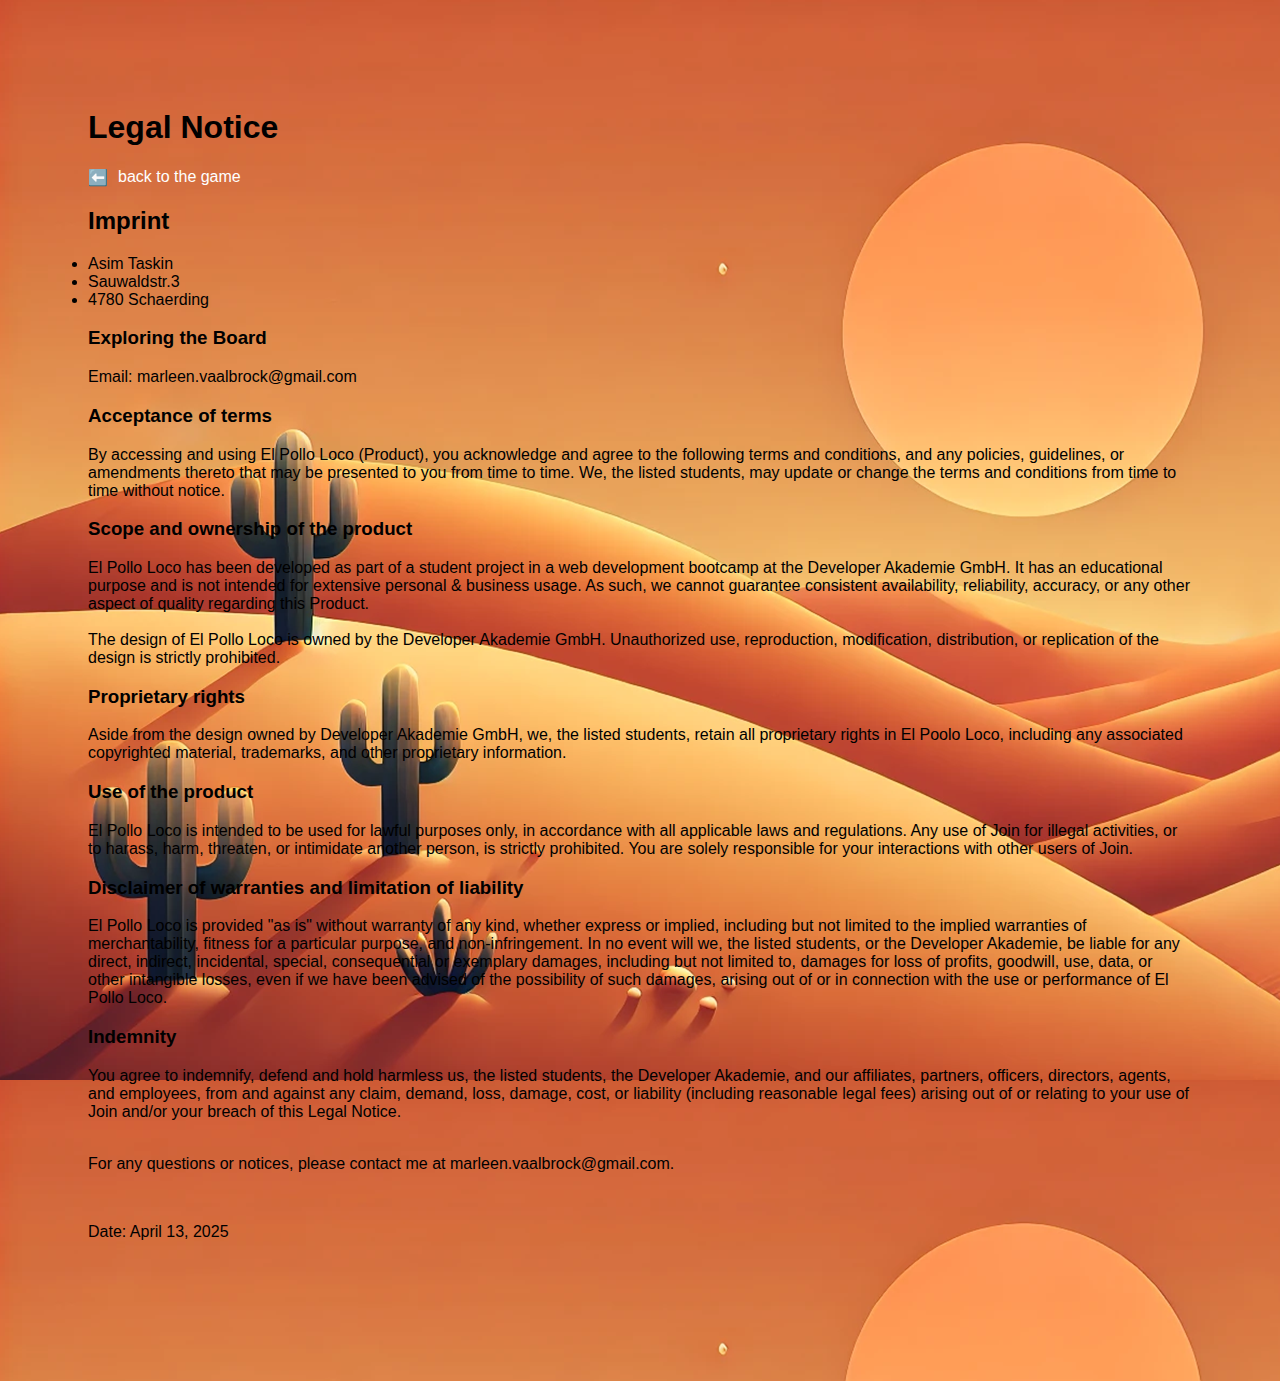
<file: impressum.html>
<!DOCTYPE html>
<html lang="en" translate="no">
  <head>
    <meta charset="UTF-8" />
    <meta name="viewport" content="width=device-width, initial-scale=1.0" />
<!--     <link rel="stylesheet" href="./style.css" /> -->
    <link rel="stylesheet" href="./assets.css" />
    <link rel="stylesheet" href="./impressum.css" />
    <link
      rel="icon"
      type="image/png"
      href="./img/12_icons/favicon_chicken.png"
    />
    <title>El pollo loco</title>
  </head>
  <body>
    
    <main id="impressum">
        <div class="imprint-wrapper">
          <div class="head">
            <h1>Legal Notice</h1>
            
              <a href="./index.html" class="flex align-center" style="gap:10px; text-decoration: none;">⬅️<span style="color: white">back to the game</span></a>
              
            
        
           
          </div>

          <h2 class="mt-10">Imprint</h2>
          <div class="mt-10">
            <li>Asim Taskin</li>
            <li>Sauwaldstr.3</li>
            <li>4780 Schaerding</li>
          </div>
          <div class="mt-10">
            <h3>Exploring the Board</h3>
            <span>Email: marleen.vaalbrock@gmail.com</span>
            <br>
          </div>
          <div class="mt-10">
            <h3 class="mt-10">Acceptance of terms</h3>
            <span>
              By accessing and using El Pollo Loco (Product), you acknowledge and agree
              to the following terms and conditions, and any policies,
              guidelines, or amendments thereto that may be presented to you
              from time to time. We, the listed students, may update or change
              the terms and conditions from time to time without notice.
            </span>
          </div>
          <div class="mt-10">
            <h3 class="mt-10">Scope and ownership of the product</h3>
            <span>
              El Pollo Loco has been developed as part of a student project in a
              web development bootcamp at the Developer Akademie GmbH. It has an
              educational purpose and is not intended for extensive personal &
              business usage. As such, we cannot guarantee consistent
              availability, reliability, accuracy, or any other aspect of
              quality regarding this Product. <br /><br />
              The design of El Pollo Loco is owned by the Developer Akademie GmbH.
              Unauthorized use, reproduction, modification, distribution, or
              replication of the design is strictly prohibited.
            </span>
          </div>
          <div class="mt-10">
            <h3 class="mt-10">Proprietary rights</h3>
            <span>
              Aside from the design owned by Developer Akademie GmbH, we, the
              listed students, retain all proprietary rights in El Poolo Loco, including
              any associated copyrighted material, trademarks, and other
              proprietary information.
            </span>
          </div>
          <div class="mt-10">
            <h3 class="mt-10">Use of the product</h3>
            <span>
              El Pollo Loco is intended to be used for lawful purposes only, in
              accordance with all applicable laws and regulations. Any use of
              Join for illegal activities, or to harass, harm, threaten, or
              intimidate another person, is strictly prohibited. You are solely
              responsible for your interactions with other users of Join.
            </span>
          </div>
          <div class="mt-10">
            <h3 class="mt-10">Disclaimer of warranties and limitation of liability</h3>
            <span>
              El Pollo Loco is provided "as is" without warranty of any kind, whether
              express or implied, including but not limited to the implied
              warranties of merchantability, fitness for a particular purpose,
              and non-infringement. In no event will we, the listed students, or
              the Developer Akademie, be liable for any direct, indirect,
              incidental, special, consequential or exemplary damages, including
              but not limited to, damages for loss of profits, goodwill, use,
              data, or other intangible losses, even if we have been advised of
              the possibility of such damages, arising out of or in connection
              with the use or performance of El Pollo Loco.
            </span>
          </div>
          <div class="mt-10">
            <h3 class="mt-10">Indemnity</h3>
            <span>
              You agree to indemnify, defend and hold harmless us, the listed
              students, the Developer Akademie, and our affiliates, partners,
              officers, directors, agents, and employees, from and against any
              claim, demand, loss, damage, cost, or liability (including
              reasonable legal fees) arising out of or relating to your use of
              Join and/or your breach of this Legal Notice.
            </span>
          </div>
          <br />
          <p>
            For any questions or notices, please contact me at marleen.vaalbrock@gmail.com.
          </p>
          <br />
          <p>Date: April 13, 2025</p>
        </div>
        <br />
        <br />
      </div>
    </main>
    
  </body>
</html>
</file>
<file: style.css>
@font-face {
    font-family: 'zabras';
    src: url('./fonts/zabras.ttf') format('truetype');
}

body {
    display: flex;
    flex-direction: column;
    align-items: center;
    justify-content: center;
    font-family: 'zabras', Arial, Helvetica, sans-serif;
    background-image: url('./img/10_start_screen/image.jpg');
    background-size: cover;
    background-position: top;
    margin: 0;
    min-height: 100vh;
}

.title {
    display: flex;
    position: absolute;
    top: 115px;
}

h1 {
    font-size: 96px;
    letter-spacing: 5px;
    text-shadow: 2px 2px 8px rgba(0, 0, 0, 0.3);
}

.canvas-container {
    height: 480px;
    width: 720px;
    position: relative;
}

.content {
    display: flex;
    align-items: center;
    justify-content: center;
    position: relative;
    height: 480px;
    width: 720px;
}

canvas {
    background-color: black;
    display: block;
}

:fullscreen .canvas-container,
:fullscreen .start-screen,
:fullscreen .controls-screen,
:fullscreen .end-screen,
:fullscreen .story-container,
:fullscreen .settings-screen {
    width: 100vw;
    height: 100vh;
}

:fullscreen .controls,
:fullscreen .story,
:fullscreen .settings {
    width: 50%;
    height: 50%;
    margin: auto;
}

:fullscreen .fs-centered {
    display: block;
    position: absolute;
    top: 350px;
    left: 0;
    width: 1000px;
    margin-left: auto;
    margin-right: auto;
    right: 0;
}

.start-screen {
    background: url('img/9_intro_outro_screens/start/startscreen_1.png');
    background-repeat: no-repeat;
    background-size: 100% 100%;
    height: 480px;
    width: 720px;
    position: absolute;
    z-index: 2;
}

.end-screen {
    background-color: rgba(0, 0, 0, 0); /* halbtransparentes Schwarz */
    backdrop-filter: blur(5px);
    -webkit-backdrop-filter: blur(5px);
    
    height: 430px;
    width: 720px;
    position: absolute;
    display: none;
    flex-direction: column;
    justify-content: space-between;
    align-items: center;
    padding: 20px 0;
    backdrop-filter: blur(5px);
    -webkit-backdrop-filter: blur(5px);
    z-index: 2;
}

.controls-screen,
.story-container,
.settings-screen {
    display: none;
    height: 480px;
    width: 720px;
    position: absolute;
    z-index: 3;
    backdrop-filter: blur(15px);
    -webkit-backdrop-filter: blur(15px);
}

.settings {
    display: flex;
    justify-content: center;
    align-items: center;
    flex-direction: column;
}

.story-container {
    flex-direction: column;
}

.end-text {
    width: 100%;
    flex-grow: 1;
    background-repeat: no-repeat;
    background-position: center;
    background-size: contain;
    min-height: 200px;
}

.screen-title {
    display: flex;
    justify-content: center;
    align-items: center;
    font-size: 24px;
}

.screen-title h2 {
    margin-block-start: 0.5em;
    margin-block-end: 0.7em;
}

.controls,
.story {
    display: flex;
    justify-content: center;
    margin-left: 100px;
    margin-right: 100px;
}

.story {
    font-size: 18px;
    font-weight: 700;
    font-family: 'Courier New', Courier, monospace;
    hyphens: auto;
    text-align: justify;
}

.controls-container {
    display: flex;
    flex-direction: column;
    gap: 10px;
    font-family: 'Courier New', Courier, monospace;
    font-size: 18px;
    font-weight: 700;
}

.box {
    height: 70px;
    display: flex;
    align-items: center;
    padding-left: 20px;
}

.jc-center {
    justify-content: center;
}

.jc-left {
    justify-content: flex-start;
    padding-left: 40px;
    width: 350px;
}

.box img {
    width: 40px;
}

.end-screen button {
    padding: 10px 20px;
    font-size: 20px;
    cursor: pointer;
    background-color: #ff9600;
    border-radius: 15px;
    position: relative;
}

.menu {
    display: flex;
    position: absolute;
    width: fit-content;
    top: 60px;
    left: 50%;
    transform: translate(-50%, -50%);
    align-items: center;
    justify-content: center;
    gap: 15px;
    z-index: 3;
}

.ingame-menu {
    display: none;
    position: absolute;
    top: 15px;
    left: 0;
    right: 0;
    justify-content: center;
    align-items: center;
    z-index: 2;
    height: fit-content;
    width: 100%;
    user-select: none;
    -webkit-user-select: none;
}

.pd {
    padding: 0px 10px !important;
}

.ig-btn {
    width: 30px;
    cursor: pointer;
    user-select: none;
    -webkit-user-select: none;
}

.w-25 {
    width: 25px;
}

.button-container {
    display: block;
    position: relative;
    width: fit-content;
    height: fit-content;
    left: 20px;
    top: 20px;
}

.button-99 {
    margin: 10px;
    padding: 12px 20px;
    text-align: center;
    text-transform: uppercase;
    transition: 0.5s;
    background-size: 200% auto;
    border: 4px solid #ffffff !important;
    border-radius: 10px;
    display: block;
    color: white;
    border: 0px;
    font-weight: 700;
    box-shadow: 0px 0px 14px -7px #f09819;
    background-image: linear-gradient(45deg, #370bff 0%, #ff9500 51%, #ff0101 100%);
    cursor: pointer;
    user-select: none;
    -webkit-user-select: none;
    touch-action: manipulation;
}

.button-99:hover {
    background-position: right center;
    color: #fff;
    text-decoration: none;
}

.button-99:active {
    transform: scale(0.95);
}

.s-btn-width {
    width: 250px;
}

.mobile-button-container {
    width: 100%;
    display: none;
    justify-content: space-between;
    position: absolute;
    bottom: 0;
    margin-bottom: 10px;
    z-index: 3;
    user-select: none;
    -webkit-user-select: none;
}

.m-btn-image-container {
    display: flex;
    gap: 30px;
    user-select: none;
    -webkit-user-select: none;
}

.left-right-icon {
    height: 56px;
    width: 144px !important;
}

.jump-icon {
    height: 56px;
    width: 144px !important;
}

.throw-icon {
    height: 56px;
    width: 92px !important;
}

.m-btn-img {
    width: 45px;
    user-select: none;
    -webkit-user-select: none;
}

.m-left {
    margin-left: 50px;
}

.m-right {
    margin-right: 50px;
}

.rotate-container {
    display: none;
    justify-content: center;
    align-items: center;
    width: 100%;
    height: 100vh;
    background-color: #30363c;
    backdrop-filter: blur(15px);
    -webkit-backdrop-filter: blur(15px);
    z-index: 4;
    position: absolute;
}

.rotate {
    display: flex;
    flex-direction: column;
    align-items: center;
    color: white;
    font-family: 'Courier New', Courier, monospace;
    gap: 50px;
}

.rotate img {
    width: 100px;
}

@media only screen and (max-width:1368px) {
    .menu {
        gap: 10px;
    }

    .button-99 {
        margin: 0;
        padding: 10px 10px;
    }

    .controls-screen,
    .story-container,
    .settings-screen {
        width: 100vw;
        height: 100vh;
    }

    .canvas-container,
    .start-screen,
    .end-screen,
    .content,
    canvas {
        height: 100vh;
        width: 100%;
    }

    .end-screen button {
        bottom: 10px;
    }

    .title,
    .fullscreen-toggle {
        display: none;
    }

    .screen-title h2 {
        margin-block-start: 0.2em;
        margin-block-end: 0.2em;
    }
}

@media (max-height:1000px) {
    h1 {
        display: none;
    }
}

.impressum-text {
    font-size: 24px;
    font-weight: 700;
    font-family: 'Courier New', Courier, monospace;
    hyphens: auto;
    text-align: justify;
    text-decoration: none;
}

.endscreen-buttons {
    display: flex;
    justify-content: center;
    gap: 20px;
    margin-bottom: 30px;
}

/* Nur hier liegt das Bild für den Text – korrekt! */
.game-lost-screen .end-text {
    background-image: url('img/9_intro_outro_screens/start/game_over/you lost.png');
    background-repeat: no-repeat;
    background-size: contain;
    background-position: center;
}

.game-won-screen .end-text {
    background-image: url('img/You won, you lost/You Won B.png');
    background-repeat: no-repeat;
    background-size: contain;
    background-position: center;
}
</file>
<file: assets.css>
.flex{
    display: flex;
}

.d_none {
    display: none;
}

.position-absolute{
    position: absolute;
}

.position-relative{
    position: relative;
}

.flex-column {
    flex-direction: column;
}

.align-center{
    align-items: center;
}

.justify-center {
    justify-content: center;
}

.justify-space-between {
    justify-content: space-between;
}

.width-100{
    width: 100%;
}
</file>
<file: impressum.css>
main {
    padding: 80px;
}

body {
    overflow: auto;
    display:flex;
    flex-direction: column;
    align-items: center;

    background-image: url('./img/desert4.png');
}



h2, h3, .imprint-wrapper {
    font-family: 'Segoe UI', Tahoma, Geneva, Verdana, sans-serif;
   
}

/* h1 {
    font-family: 'zabars', Arial, Helvetica, sans-serif;
} */

.back-arrow{
    width:30px;
    height:auto;
}
</file>
